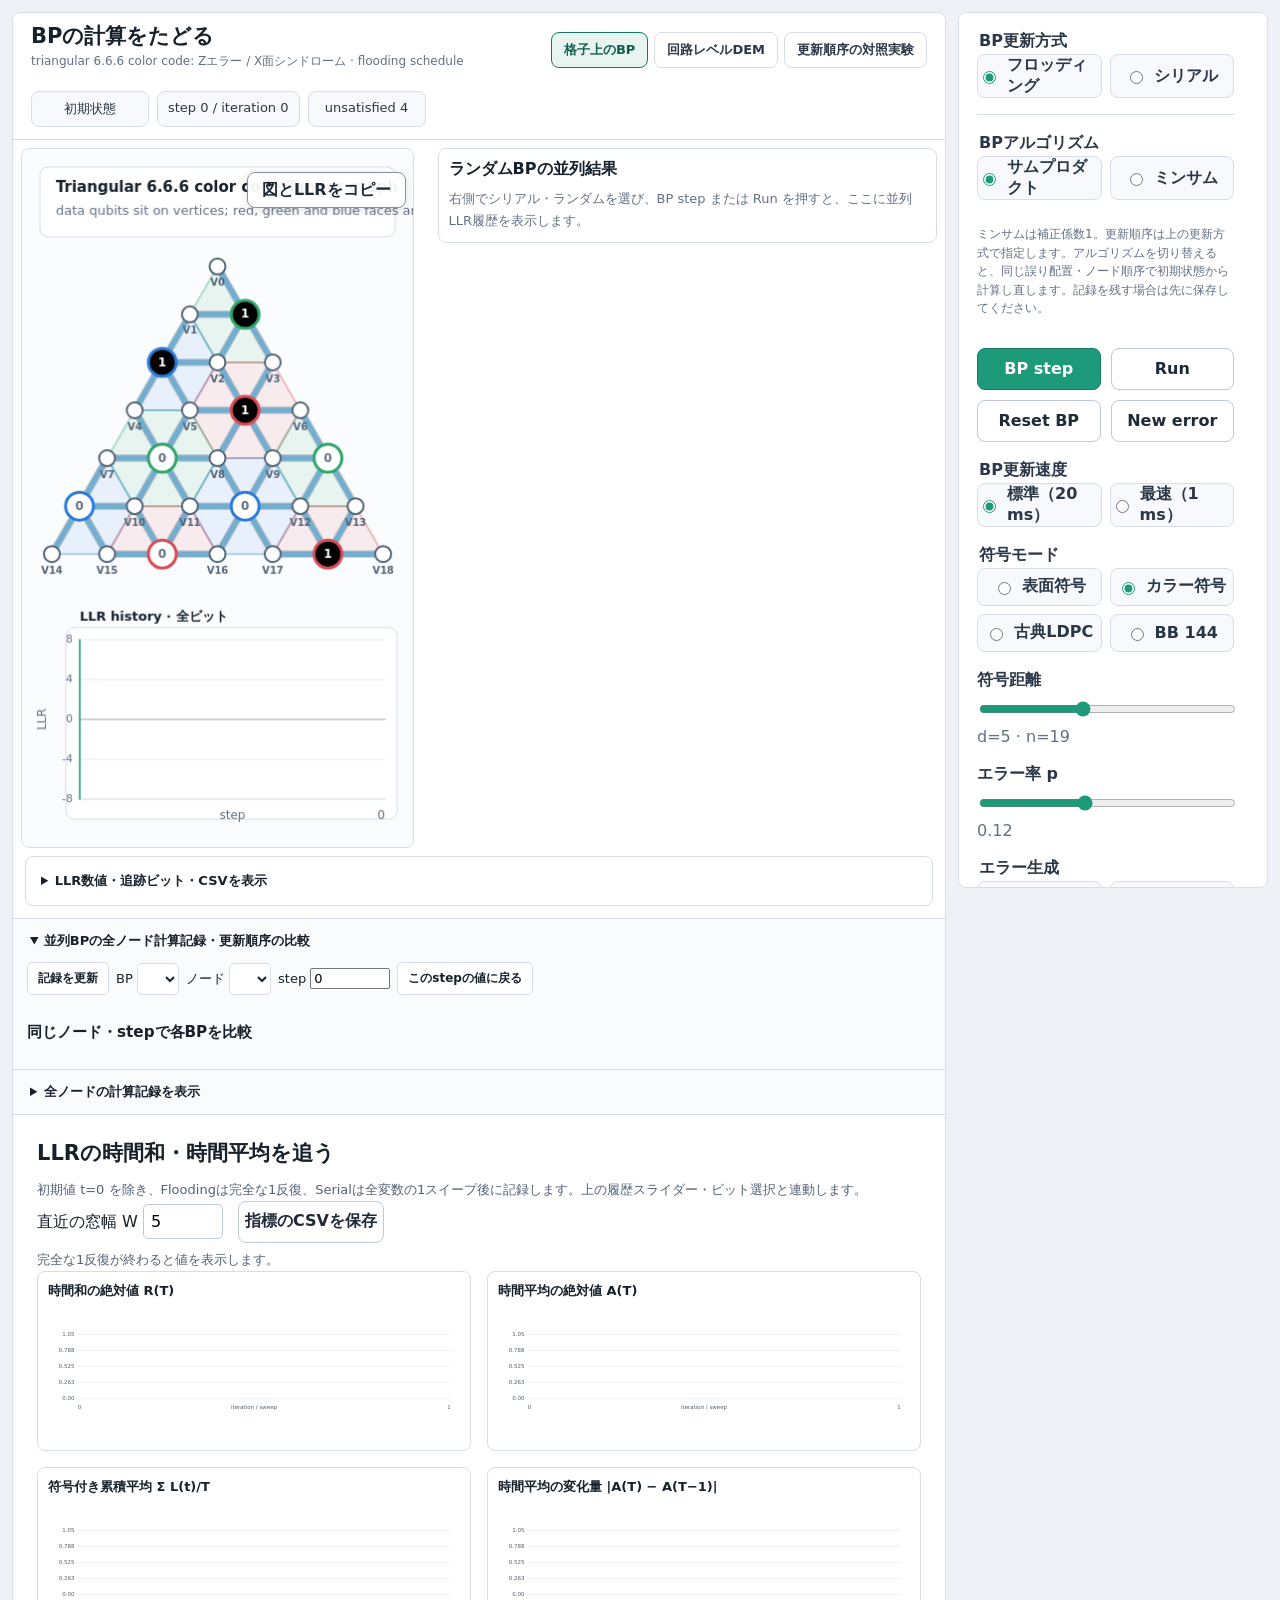
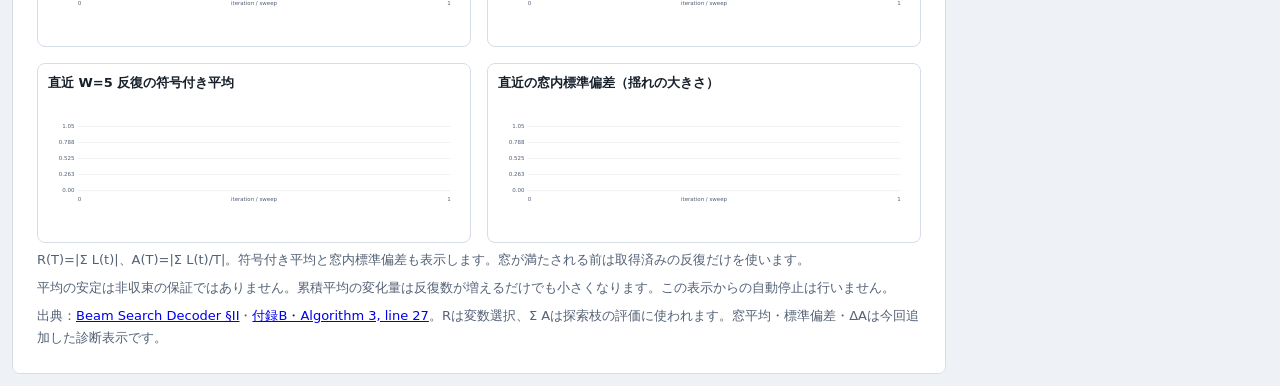
<file: index.html>
<!doctype html>
<html lang="ja">
  <head>
    <meta charset="utf-8" />
    <meta name="viewport" content="width=device-width, initial-scale=1" />
    <title>BPの計算をたどる</title>
    <link rel="stylesheet" href="styles.css?v=large-20261025" /><link rel="stylesheet" href="trace.css?v=layout-20261029" />
  <link rel="stylesheet" href="metrics.css?v=20261112" />
    <link rel="stylesheet" href="ensemble.css?v=matrix-20261113" />
  <link rel="stylesheet" href="llr-values.css?v=20261113" />
    <link rel="stylesheet" href="overview.css?v=scroll-20261113" />
  </head>
  <body>
    <main class="app">
      <section class="workspace" aria-label="BP visualizer">
        <header class="topbar">
          <div>
            <h1>BPの計算をたどる</h1>
            <p id="modeDescription">Zエラー / Xシンドロームの belief propagation</p>
          </div>

          <nav class="pageNav" aria-label="visualizer pages"><a class="active" href="index.html">格子上のBP</a><a href="circuit-level.html">回路レベルDEM</a><a href="order-experiment.html">更新順序の対照実験</a></nav>
          <div class="stats" aria-live="polite">
            <span id="phaseLabel">初期状態</span>
            <span id="iterationLabel">iteration 0</span>
            <span id="unsatLabel">unsatisfied 0</span>
          </div>
        </header>

        <div class="overview">
        <div class="canvasShell">
          <canvas id="bpCanvas" width="1100" height="820"></canvas>
          <button id="copyImageButton" class="copyImageButton" type="button">図とLLRをコピー</button>
        </div>

        <section id="ensembleResults" aria-label="ランダムBPの並列結果" hidden>
          <h2>ランダムBPの並列結果</h2>
          <p id="ensembleSummary"></p>
          <p>BP stepで全BPを1スイープずつ更新できます。Runで自動更新します。各BPのLLR履歴を同時表示します。横軸・縦軸とビットの色は全グラフで共通です。</p>
          <label><input id="ensembleEarlyStop" type="checkbox" /> シンドローム一致で早期終了する（次の実行から適用）</label>
          <div class="ensembleHistoryControls">
            <button id="ensembleSaveAll" type="button">全BPの全計算記録を保存</button>
            <button id="ensembleHistoryRun" type="button">Run / 再開</button>
            <button id="ensembleHistoryStop" type="button">Stop / 一時停止</button>
            <button id="ensembleHistoryStep" type="button">BP step</button>
            <label>強調するビット <select id="ensembleFocusBit"><option value="">全ビット</option></select></label>
          </div>
          <div id="ensembleCharts" class="ensembleHistoryGrid"></div>
          <p>シンドローム一致は論理訂正の成功を保証しません。各BPは別Workerで実行し、実際のCPU同時実行数は端末に依存します。各BPのLLR履歴は保存しますが、各BPの全メッセージ計算記録も保存します。</p>
          <details class="ensembleExtra"><summary>各BPの実行結果・更新順序・保存</summary><div class="ensembleTableWrap"><table><thead><tr><th>BP</th><th>状態</th><th>反復数</th><th>未充足数</th><th>詳細</th></tr></thead><tbody id="ensembleRows"></tbody></table></div></details>
        </section>

        </div>

        <section class="traceTracking" aria-label="LLR追跡" style="padding:12px;border:1px solid #d6dde7;border-radius:8px;background:#fff">
          <details><summary>LLR数値・追跡ビット・CSVを表示</summary>

          <div style="display:flex;gap:12px;align-items:center;flex-wrap:wrap">
            <label for="llrBit">追跡ビット</label>
            <select id="llrBit" aria-label="追跡ビット"><option value="">全ビット</option></select>
            <button id="llrExportAll" type="button">全ビットのCSV</button>
            <button id="llrExportSelected" type="button" disabled>選択ビットのCSV</button>
          </div>
          <label for="llrCursor" style="display:block;margin-top:12px">数値を見るステップ</label>
          <input id="llrCursor" type="range" min="0" max="0" value="0" step="1" style="width:100%">
          <output id="llrValue" style="display:block;font-variant-numeric:tabular-nums;overflow-wrap:anywhere"></output>
          <div class="llrValuesWrap" tabindex="0" aria-label="選択stepのLLR値一覧">
            <table class="llrValuesTable">
              <caption id="llrValueCaption">step 0 の事後LLR</caption>
              <thead><tr><th scope="col">量子ビット / 変数</th><th scope="col">LLR</th><th scope="col">ハード判定</th></tr></thead>
              <tbody id="llrValueRows"></tbody>
            </table>
          </div>
          <p style="font-size:13px;color:#637083;margin-bottom:0">図のビットをShift＋クリックしても選択できます。グラフ・CSVは初期状態からの事後LLRを記録します。リセット・誤り変更・符号変更で履歴は新しくなります。CSVの数値は表示用に丸めません。</p>
                  </details>
</section>

        <section class="tracePanel ensembleInspector">
          <details open><summary>並列BPの全ノード計算記録・更新順序の比較</summary>
            <div class="traceToolbar">
              <button id="parallelInspectRefresh" type="button">記録を更新</button>
              <label>BP <select id="parallelInspectBP"></select></label>
              <label>ノード <select id="parallelInspectNode"></select></label>
              <label>step <input id="parallelInspectStep" type="number" min="0" value="0" style="width:80px"></label>
              <button id="parallelInspectSnapshot" type="button">このstepの値に戻る</button>
            </div>
            <p id="parallelInspectOrder" class="traceHelp"></p>
            <div class="traceColumns"><div id="parallelInspectValues"></div><div id="parallelInspectEvent"></div></div>
            <h3>同じノード・stepで各BPを比較</h3><div id="parallelInspectCompare" style="overflow:auto"></div>
          </details>
        </section>
        <section class="tracePanel" aria-label="全ノードの計算記録" tabindex="0">
          <details><summary>全ノードの計算記録を表示</summary>

          <div class="traceHeading"><div><h2>全ノードの計算記録</h2><p id="tracePrior"></p></div><span id="traceCount"></span></div>
          <div class="traceToolbar">
            <label>調べるノード <select id="traceNode" aria-label="調べるノード"></select></label>
            <button id="traceShowAll" type="button">LLRを全ビット表示に戻す</button>
            <button id="traceBack" type="button">参照元から戻る</button>
            <button id="traceHome" type="button">この時刻の値へ戻る</button>
            <button id="traceExport" type="button">全記録を保存</button>
            <label class="fileButton">記録を開く<input type="file" id="traceImport" accept=".json" /></label>
          </div>
          <p class="traceHelp">ノードを選ぶと、LLRヒストリーもそのビットに絞られます。「LLRを全ビット表示に戻す」で絞り込みだけ解除できます。計算記録は消えません。ノードをShift＋クリックすると選択できます。数値の参照先を押すと、その値を作った更新へ遡ります。記録は計算上の依存関係を示します。</p>
          <div id="traceImportStatus" role="status"></div>
          <div class="traceColumns"><div id="traceSnapshot"></div><div id="traceDetail"></div></div>
                  </details>
</section>
      </section>

      <aside class="panel" aria-label="controls">

        <fieldset class="boundaryGroup scheduleGroup">
          <legend>BP更新方式</legend>
          <label>
            <input type="radio" name="scheduleMode" value="flooding" checked />
            <span>フロッディング</span>
          </label>
          <label>
            <input type="radio" name="scheduleMode" value="serial" />
            <span>シリアル</span>
          </label>
        </fieldset>

        <fieldset class="boundaryGroup">
          <legend>BPアルゴリズム</legend>
          <label><input type="radio" name="algorithmMode" value="sum-product" checked /><span>サムプロダクト</span></label>
          <label><input type="radio" name="algorithmMode" value="min-sum" /><span>ミンサム</span></label>
        </fieldset>
        <p class="traceHelp">ミンサムは補正係数1。更新順序は上の更新方式で指定します。アルゴリズムを切り替えると、同じ誤り配置・ノード順序で初期状態から計算し直します。記録を残す場合は先に保存してください。</p>

        <div id="serialOrderGroup" class="serialOrderGroup" hidden>
          <fieldset class="boundaryGroup">
            <legend>シリアル更新順序</legend>
            <label>
              <input type="radio" name="serialOrderMode" value="forward" checked />
              <span>昇順</span>
            </label>
            <label>
              <input type="radio" name="serialOrderMode" value="reverse" />
              <span>降順</span>
            </label>
            <label>
              <input type="radio" name="serialOrderMode" value="random" />
              <span>ランダム</span>
            </label>
          </fieldset>
          <div class="orderDisplay">
            <span>実際の更新順序</span>
            <output id="serialOrderValue">v0 → v1 → ...</output>
            <button id="reshuffleOrderButton" type="button" hidden>ランダム順序を再生成</button>
          </div>
          <div id="ensembleSettings" hidden>
            <div class="ensembleInputs">
              <label>並列数<input id="ensembleCount" type="number" min="1" max="32" step="1" value="4" /></label>
              <label>最大反復数<input id="ensembleIterations" type="number" min="1" max="500" step="1" value="50" /></label>
            </div>
            <div class="buttonGrid">
              <button id="ensembleStart" type="button">ランダムBPを並列Run</button>
              <button id="ensembleStop" type="button" disabled>並列実行を停止</button>
            </div>
            <p class="controlNote">開始時の符号・誤り・p・dampingを全BPで共有し、それぞれ異なる固定ランダム順序で初期状態から実行します。1反復＝全変数の1スイープです。</p>
            <div id="ensembleStatus" role="status"></div>
            <a href="#ensembleResults">並列結果を見る</a>
          </div>
        </div>

        <div class="buttonGrid">
          <button id="stepButton" class="primary" type="button">BP step</button>
          <button id="runButton" type="button">Run</button>
          <button id="resetButton" type="button">Reset BP</button>
          <button id="newButton" type="button">New error</button>
        </div>

        <fieldset class="boundaryGroup updateSpeedGroup">
          <legend>BP更新速度</legend>
          <label>
            <input type="radio" name="updateSpeed" value="20" checked />
            <span>標準（20 ms）</span>
          </label>
          <label>
            <input type="radio" name="updateSpeed" value="1" />
            <span>最速（1 ms）</span>
          </label>
        </fieldset>

        <fieldset class="boundaryGroup">
          <legend>符号モード</legend>
          <label>
            <input type="radio" name="codeMode" value="surface" />
            <span>表面符号</span>
          </label>
          <label>
            <input type="radio" name="codeMode" value="color" checked />
            <span>カラー符号</span>
          </label>
          <label>
            <input type="radio" name="codeMode" value="ldpc" />
            <span>古典LDPC</span>
          </label>
          <label>
            <input type="radio" name="codeMode" value="bb144" />
            <span>BB 144</span>
          </label>
        </fieldset>

        <div class="controlGroup">
          <label id="sizeLabel" for="distance">格子サイズ</label>
          <input id="distance" type="range" min="3" max="8" value="5" />
          <output id="distanceValue">5 x 5</output>
        </div>

        <div class="controlGroup">
          <label for="errorRate">エラー率 p</label>
          <input id="errorRate" type="range" min="1" max="28" value="12" />
          <output id="errorRateValue">0.12</output>
        </div>

        <fieldset class="boundaryGroup errorGenerationGroup">
          <legend>エラー生成</legend>
          <label>
            <input type="radio" name="errorGenerationMode" value="probability" checked />
            <span>確率 p</span>
          </label>
          <label>
            <input type="radio" name="errorGenerationMode" value="bounded" />
            <span>訂正保証内</span>
          </label>
        </fieldset>

        <div id="boundedErrorGroup" class="boundedErrorGroup" hidden>
          <div class="controlGroup">
            <label for="exactErrorCount">生成するデータ誤り数</label>
            <output id="exactErrorCountValue">2</output>
            <input id="exactErrorCount" type="range" min="0" max="2" value="2" />
          </div>
          <p id="correctionLimitNote" class="controlNote">d=5 の訂正保証数は t=2</p>
          <button id="samplePatternsButton" type="button">1,000パターン集計</button>
          <div id="sampleSummary" class="sampleSummary" aria-live="polite" hidden></div>
        </div>

        <div class="controlGroup">
          <label for="damping">damping</label>
          <input id="damping" type="range" min="0" max="90" value="25" />
          <output id="dampingValue">0.25</output>
        </div>

        <fieldset id="boundaryGroup" class="boundaryGroup">
          <legend>逃げられる境界</legend>
          <label>
            <input type="radio" name="boundaryMode" value="vertical" checked />
            <span>左右</span>
          </label>
          <label>
            <input type="radio" name="boundaryMode" value="horizontal" />
            <span>上下</span>
          </label>
        </fieldset>

        <label class="toggle">
          <input id="truthToggle" type="checkbox" />
          <span>隠れたエラーを表示</span>
        </label>

        <div class="legend">
          <div><span class="swatch red"></span>エラーらしい</div>
          <div><span class="swatch neutral"></span>不確か</div>
          <div><span class="swatch blue"></span>エラーなしらしい</div>
          <div><span class="dot dark"></span>syndrome = 1</div>
          <div><span class="dot pale"></span>syndrome = 0</div>
          <div id="colorLegend" class="colorLegend" hidden>
            <span class="dot colorCheck redCheck"></span>
            <span class="dot colorCheck greenCheck"></span>
            <span class="dot colorCheck blueCheck"></span>
            3色の面チェック
          </div>
        </div>

        <div class="meter">
          <div>
            <span>推定エラー数</span>
            <strong id="estimateCount">0</strong>
          </div>
          <div>
            <span>真のエラー数</span>
            <strong id="truthCount">0</strong>
          </div>
          <div>
            <span>syndrome一致</span>
            <strong id="matchLabel">0%</strong>
          </div>
        </div>
      </aside>
    </main>

    <script src="trace.js?v=algorithm-20261025"></script><script src="app.js?v=line-select-20261116"></script>
  <script src="metrics.js?v=20261112"></script>
    <script src="ensemble.js?v=line-select-20261116"></script>
    <script src="parallel-inspector.js?v=line-select-20261116"></script>
  </body>
</html>
</file>
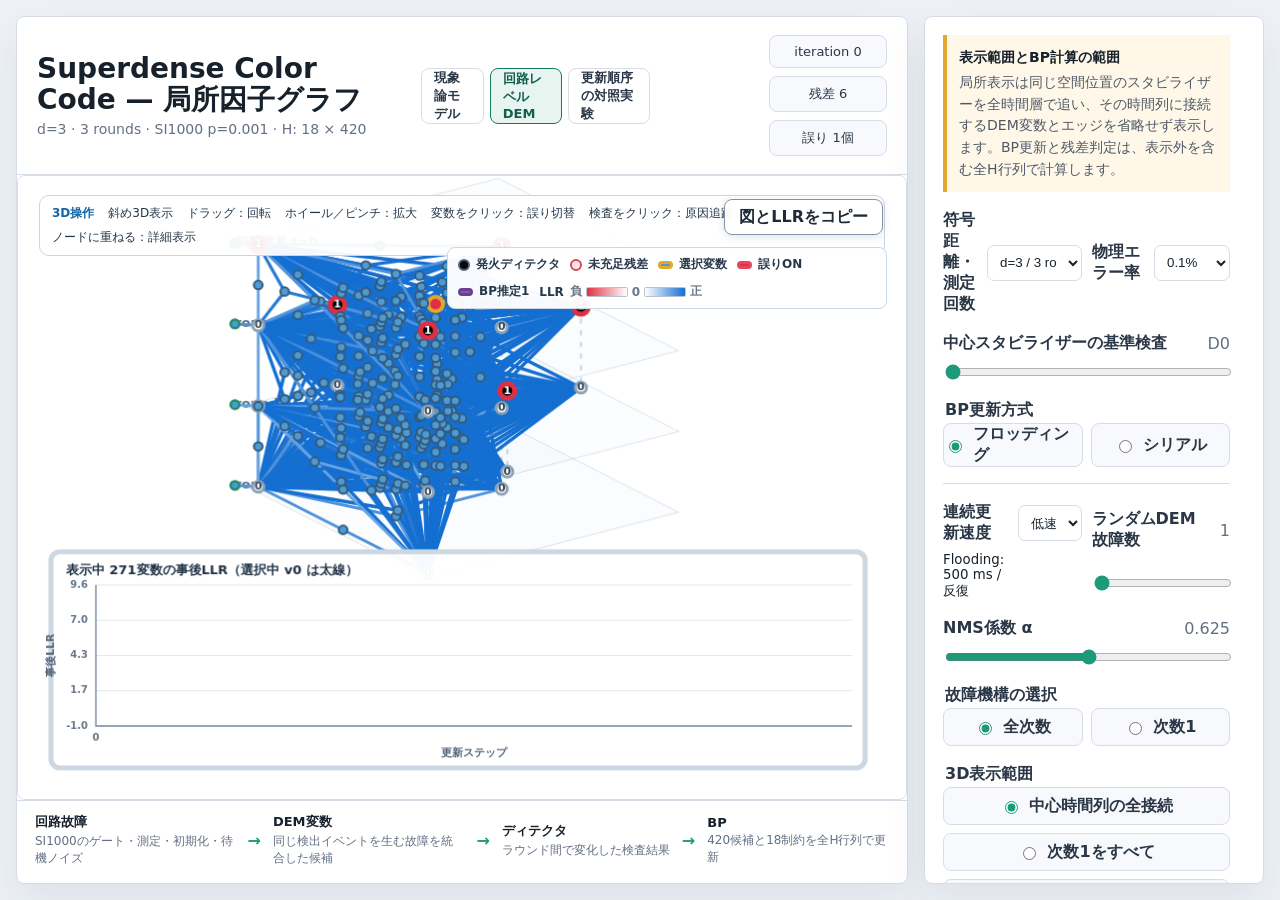
<file: circuit-level.html>
<!doctype html>
<html lang="ja">
  <head>
    <meta charset="utf-8" />
    <meta name="viewport" content="width=device-width, initial-scale=1" />
    <title>d=3 回路レベルDEM / BP Visualizer</title>
    <link rel="stylesheet" href="styles.css?v=20260914-2" />
    <link rel="stylesheet" href="circuit-level.css?v=20260914-7" />
  </head>
  <body>
    <main class="app circuitApp">
      <section class="workspace" aria-label="circuit-level DEM visualizer">
        <header class="topbar">
          <div>
            <h1>Superdense Color Code — 局所因子グラフ</h1>
            <p id="modelSummary">d=3 · 3 rounds · SI1000 p=0.001 · H: 18 × 420</p>
          </div>
          <nav class="pageNav" aria-label="visualizer pages">
            <a href="index.html">現象論モデル</a>
            <a class="active" href="circuit-level.html">回路レベルDEM</a>
            <a href="order-experiment.html">更新順序の対照実験</a>
          </nav>
          <div class="stats" aria-live="polite">
            <span id="demIteration">iteration 0</span>
            <span id="demUnsat">残差 0</span>
            <span id="demStatus">初期状態</span>
          </div>
        </header>

        <div class="demCanvasShell">
          <canvas id="demCanvas" width="1120" height="760"></canvas>
          <button id="copyDemImage" class="copyImageButton" type="button">図とLLRをコピー</button>
          <div id="nodeTooltip" class="nodeTooltip" role="tooltip"></div>
          <div class="sceneGuide">
            <strong>3D操作</strong>
            <span id="viewModeLabel">斜め3D表示</span>
            <span>ドラッグ：回転</span>
            <span>ホイール／ピンチ：拡大</span>
            <span>変数をクリック：誤り切替</span>
            <span>検査をクリック：原因追跡</span>
            <span>ノードに重ねる：詳細表示</span>
          </div>
          <div class="canvasKey">
            <span><i class="keyDetector fired"></i>発火ディテクタ</span>
            <span><i class="keyDetector residual"></i>未充足残差</span>
            <span><i class="keyVariable"></i>選択変数</span>
            <span><i class="keyVariable error"></i>誤りON</span>
            <span><i class="keyVariable estimate"></i>BP推定1</span>
            <span class="llrLegend"><b>LLR</b><em>負</em><i></i><em>0</em><i></i><em>正</em></span>
          </div>
        </div>

        <section class="explanationStrip" aria-label="model explanation">
          <div><strong>回路故障</strong><span>SI1000のゲート・測定・初期化・待機ノイズ</span></div>
          <b>→</b>
          <div><strong>DEM変数</strong><span>同じ検出イベントを生む故障を統合した候補</span></div>
          <b>→</b>
          <div><strong>ディテクタ</strong><span>ラウンド間で変化した検査結果</span></div>
          <b>→</b>
          <div><strong>BP</strong><span id="bpScopeDescription">全候補と全制約のメッセージ更新</span></div>
        </section>
      </section>

      <aside class="panel" aria-label="controls">
        <div class="modelNotice">
          <strong>表示範囲とBP計算の範囲</strong>
          <p>局所表示は同じ空間位置のスタビライザーを全時間層で追い、その時間列に接続するDEM変数とエッジを省略せず表示します。BP更新と残差判定は、表示外を含む全H行列で計算します。</p>
        </div>

        <div class="twoControls">
          <div class="controlGroup">
            <label for="codeDistance">符号距離・測定回数</label>
            <select id="codeDistance">
              <option value="3">d=3 / 3 rounds</option>
              <option value="5">d=5 / 5 rounds</option>
              <option value="7">d=7 / 7 rounds</option>
            </select>
          </div>
          <div class="controlGroup">
            <label for="physicalErrorRate">物理エラー率</label>
            <select id="physicalErrorRate">
              <option value="0.0001">0.01%</option>
              <option value="0.0005">0.05%</option>
              <option value="0.001" selected>0.1%</option>
              <option value="0.002">0.2%</option>
              <option value="0.005">0.5%</option>
            </select>
          </div>
        </div>

        <div class="controlGroup">
          <label for="focusDetector">中心スタビライザーの基準検査</label>
          <output id="focusDetectorValue">D0</output>
          <input id="focusDetector" type="range" min="0" max="17" value="0" />
        </div>

        <fieldset class="boundaryGroup scheduleGroup">
          <legend>BP更新方式</legend>
          <label><input type="radio" name="demSchedule" value="flooding" checked /><span>フロッディング</span></label>
          <label><input type="radio" name="demSchedule" value="serial" /><span>シリアル</span></label>
        </fieldset>

        <div class="twoControls">
          <div class="controlGroup">
            <label for="runSpeed">連続更新速度</label>
            <select id="runSpeed">
              <option value="slow">低速</option>
              <option value="fast">高速</option>
            </select>
            <small id="speedDescription">Flooding: 500 ms / 反復</small>
          </div>
          <div class="controlGroup">
            <label for="randomErrorCount">ランダムDEM故障数</label>
            <output id="randomErrorCountValue">1</output>
            <input id="randomErrorCount" type="range" min="1" max="5" value="1" />
          </div>
        </div>

        <div class="controlGroup">
          <label for="demAlpha">NMS係数 α</label>
          <output id="demAlphaValue">0.625</output>
          <input id="demAlpha" type="range" min="250" max="1000" value="625" step="25" />
        </div>

        <fieldset class="boundaryGroup">
          <legend>故障機構の選択</legend>
          <label><input type="radio" name="degreeFilter" value="all" checked /><span>全次数</span></label>
          <label><input type="radio" name="degreeFilter" value="1" /><span>次数1</span></label>
        </fieldset>

        <fieldset class="boundaryGroup sceneGroup">
          <legend>3D表示範囲</legend>
          <label><input type="radio" name="sceneFilter" value="local" checked /><span>中心時間列の全接続</span></label>
          <label><input type="radio" name="sceneFilter" value="degree1" /><span>次数1をすべて</span></label>
          <label><input type="radio" name="sceneFilter" value="all" /><span id="allVariablesLabel">全変数</span></label>
        </fieldset>

        <fieldset class="boundaryGroup inspectionRadiusGroup">
          <legend>残差から展開する半径</legend>
          <label><input type="radio" name="inspectionRadius" value="1" /><span>1：隣接変数</span></label>
          <label><input type="radio" name="inspectionRadius" value="2" checked /><span>2：周辺検査</span></label>
          <label><input type="radio" name="inspectionRadius" value="3" /><span>3：競合変数</span></label>
        </fieldset>

        <section class="inspectionCard" aria-live="polite">
          <strong id="inspectionTitle">検査ノードをクリックして原因追跡</strong>
          <p id="inspectionSummary">赤枠の未充足検査をクリックすると、その検査から半径2の構造を表示します。</p>
          <button id="clearInspection" type="button" disabled>中心時間列の表示へ戻す</button>
        </section>

        <div class="controlGroup">
          <label for="mechanismIndex">DEM変数</label>
          <output id="mechanismIndexValue">v0</output>
          <input id="mechanismIndex" type="range" min="0" max="419" value="0" />
        </div>

        <div class="buttonGrid">
          <button id="randomMechanism" type="button">ランダム誤り生成</button>
          <button id="nextDegreeOne" type="button">次の次数1</button>
          <button id="demStep" class="primary" type="button">BP 1反復</button>
          <button id="demRun" type="button">連続更新を開始</button>
          <button id="demReset" type="button">BPを初期化</button>
          <button id="clearErrors" type="button">誤りをすべて解除</button>
          <button id="topView" class="primary" type="button">真上から見る</button>
          <button id="resetView" type="button">斜め3Dに戻す</button>
        </div>

        <section class="mechanismCard" aria-live="polite">
          <div><span>選択した変数</span><strong id="selectedVariable">v0</strong></div>
          <div><span>誤り状態</span><strong id="selectedErrorState">OFF</strong></div>
          <div><span>変数次数</span><strong id="selectedDegree">-</strong></div>
          <div><span>発火ディテクタ</span><strong id="selectedDetectors">-</strong></div>
          <div><span>統合確率</span><strong id="selectedProbability">-</strong></div>
          <div><span>事前LLR</span><strong id="selectedPrior">-</strong></div>
          <div><span>事後LLR</span><strong id="selectedPosterior">-</strong></div>
          <div><span>論理観測量</span><strong id="selectedObservable">-</strong></div>
        </section>

        <section class="contributionCard" aria-live="polite">
          <div class="matrixHeading"><strong>選択変数の事後LLR分解</strong><span id="contributionTotal">-</span></div>
          <div id="selectedContributions" class="contributionList"></div>
        </section>

        <section class="matrixPreview" aria-label="parity check matrix preview">
          <div class="matrixHeading"><strong>局所パリティ検査行列 H</strong><span id="matrixScope">行=検査、列=DEM変数</span></div>
          <div id="matrixTable" class="matrixTable"></div>
        </section>

        <p id="dataProvenance" class="dataProvenance">Chromobius/ClorcoのSuperdense回路へSI1000を適用し、Stim DEMを非分解・重複統合して生成しています。</p>
      </aside>
    </main>

    <script src="circuit-level.js?v=20260914-7"></script>
  </body>
</html>
</file>
<file: styles.css>
:root {
  color-scheme: light;
  --ink: #17212b;
  --muted: #637083;
  --line: #d6dde7;
  --panel: #f7f9fc;
  --paper: #ffffff;
  --red: #d94b55;
  --blue: #2b7bd8;
  --gold: #e0a82e;
  --green: #1d9a7a;
}

* {
  box-sizing: border-box;
}

body {
  margin: 0;
  height: 100vh;
  overflow: hidden;
  background: #eef2f7;
  color: var(--ink);
  font-family:
    Inter, ui-sans-serif, system-ui, -apple-system, BlinkMacSystemFont, "Segoe UI",
    sans-serif;
}

button,
input {
  font: inherit;
}

.app {
  display: grid;
  grid-template-columns: minmax(0, 1fr) 320px;
  gap: 16px;
  height: 100vh;
  min-height: 0;
  padding: 16px;
}

.workspace,
.panel {
  background: var(--paper);
  border: 1px solid var(--line);
  border-radius: 8px;
  box-shadow: 0 18px 45px rgba(26, 37, 55, 0.08);
}

.workspace {
  display: grid;
  grid-template-rows: auto minmax(0, 1fr);
  overflow: hidden;
  min-height: 0;
}

.topbar {
  display: flex;
  align-items: center;
  justify-content: space-between;
  gap: 16px;
  padding: 18px 20px;
  border-bottom: 1px solid var(--line);
}

.pageNav {
  display: flex;
  gap: 6px;
  margin-left: auto;
}

.pageNav a {
  min-height: 36px;
  display: inline-flex;
  align-items: center;
  padding: 0 12px;
  border: 1px solid var(--line);
  border-radius: 8px;
  color: #2b3746;
  font-size: 13px;
  font-weight: 800;
  text-decoration: none;
}

.pageNav a.active,
.pageNav a:hover {
  border-color: #167b62;
  background: #e7f4f0;
  color: #125f4d;
}

h1 {
  margin: 0;
  font-size: 28px;
  line-height: 1.1;
  letter-spacing: 0;
}

p {
  margin: 6px 0 0;
  color: var(--muted);
  font-size: 14px;
}

.stats {
  display: flex;
  flex-wrap: wrap;
  justify-content: flex-end;
  gap: 8px;
}

.stats span,
.legend div,
.meter div {
  border: 1px solid var(--line);
  border-radius: 8px;
  background: var(--panel);
}

.stats span {
  min-width: 118px;
  padding: 8px 10px;
  text-align: center;
  font-size: 13px;
  color: #2b3746;
}

.canvasShell {
  position: relative;
  min-height: 0;
  padding: 12px;
}

.copyImageButton {
  position: absolute;
  z-index: 2;
  top: 24px;
  right: 24px;
  min-height: 36px;
  padding: 0 14px;
  border-color: #8392a6;
  background: rgba(255, 255, 255, 0.94);
  box-shadow: 0 2px 8px rgba(23, 33, 43, 0.12);
}

canvas {
  display: block;
  width: 100%;
  height: 100%;
  min-height: 560px;
  border: 1px solid var(--line);
  border-radius: 8px;
  background: #fbfcfe;
  cursor: pointer;
}

.panel {
  display: flex;
  flex-direction: column;
  gap: 18px;
  padding: 18px;
  min-height: 0;
  overflow-x: hidden;
  overflow-y: auto;
  overscroll-behavior: contain;
  scrollbar-gutter: stable;
}

.controlGroup {
  display: grid;
  grid-template-columns: 1fr auto;
  gap: 8px 12px;
  align-items: center;
}

.controlGroup label {
  color: #2b3746;
  font-weight: 700;
}

.boundaryGroup {
  display: grid;
  grid-template-columns: repeat(auto-fit, minmax(92px, 1fr));
  gap: 8px;
  margin: 0;
  padding: 0;
  border: 0;
}

.boundaryGroup[hidden],
.colorLegend[hidden] {
  display: none;
}

.boundaryGroup legend {
  grid-column: 1 / -1;
  margin-bottom: 2px;
  color: #2b3746;
  font-weight: 700;
}

.boundaryGroup label {
  display: flex;
  align-items: center;
  justify-content: center;
  gap: 8px;
  min-height: 38px;
  border: 1px solid var(--line);
  border-radius: 8px;
  background: var(--panel);
  color: #2b3746;
  font-weight: 800;
}

.boundaryGroup input {
  accent-color: var(--green);
}

.scheduleGroup {
  padding-bottom: 16px;
  border-bottom: 1px solid var(--line);
}

.serialOrderGroup {
  display: grid;
  gap: 10px;
  padding-bottom: 16px;
  border-bottom: 1px solid var(--line);
}

.serialOrderGroup[hidden] {
  display: none;
}

.serialOrderGroup .boundaryGroup {
  grid-template-columns: repeat(3, 1fr);
}

.updateSpeedGroup {
  grid-template-columns: repeat(2, 1fr);
}

.errorGenerationGroup {
  grid-template-columns: repeat(2, 1fr);
}

.boundedErrorGroup {
  display: grid;
  gap: 10px;
  padding: 12px;
  border: 1px solid var(--line);
  border-radius: 8px;
  background: var(--panel);
}

.boundedErrorGroup[hidden] {
  display: none;
}

.controlNote {
  margin: 0;
  font-size: 13px;
  line-height: 1.55;
}

.sampleSummary {
  padding: 10px;
  border-left: 3px solid var(--green);
  background: #ffffff;
  color: #2b3746;
  font-size: 13px;
  line-height: 1.55;
}

.orderDisplay {
  display: grid;
  gap: 6px;
  color: #2b3746;
  font-size: 13px;
  font-weight: 700;
}

.orderDisplay output {
  display: block;
  max-height: 82px;
  overflow: auto;
  padding: 9px 10px;
  border: 1px solid var(--line);
  border-radius: 8px;
  background: var(--panel);
  color: var(--muted);
  font-size: 12px;
  font-weight: 500;
  line-height: 1.55;
  overflow-wrap: anywhere;
}

.orderDisplay button {
  min-height: 36px;
}

.orderDisplay button[hidden] {
  display: none;
}

output {
  color: var(--muted);
  font-variant-numeric: tabular-nums;
}

input[type="range"] {
  grid-column: 1 / -1;
  width: 100%;
  accent-color: var(--green);
}

.buttonGrid {
  display: grid;
  grid-template-columns: 1fr 1fr;
  gap: 10px;
}

button {
  min-height: 42px;
  border: 1px solid #bfc9d6;
  border-radius: 8px;
  background: #ffffff;
  color: #1f2a37;
  font-weight: 800;
  cursor: pointer;
}

button:hover {
  border-color: #8392a6;
  background: #f5f8fb;
}

button.primary {
  border-color: #167b62;
  background: #1d9a7a;
  color: white;
}

.toggle {
  display: flex;
  gap: 10px;
  align-items: center;
  color: #2b3746;
  font-weight: 700;
}

.toggle input {
  width: 18px;
  height: 18px;
  accent-color: var(--gold);
}

.legend {
  display: grid;
  gap: 8px;
}

.legend div {
  display: flex;
  align-items: center;
  gap: 10px;
  min-height: 36px;
  padding: 8px 10px;
  color: #2b3746;
  font-size: 13px;
}

.swatch {
  width: 28px;
  height: 12px;
  border-radius: 8px;
  border: 1px solid rgba(0, 0, 0, 0.12);
}

.swatch.red {
  background: #ca0020;
}

.swatch.neutral {
  background: #f7f7f7;
}

.swatch.blue {
  background: #0571b0;
}

.dot {
  width: 15px;
  height: 15px;
  border-radius: 50%;
  border: 2px solid #24303d;
}

.dot.dark {
  background: #24303d;
}

.dot.pale {
  background: #ffffff;
}

.dot.colorCheck {
  width: 12px;
  height: 12px;
}

.redCheck {
  border-color: #d94b55;
}

.greenCheck {
  border-color: #2fa66c;
}

.blueCheck {
  border-color: #2b7bd8;
}

.meter {
  display: grid;
  gap: 8px;
  margin-top: auto;
}

.meter div {
  display: flex;
  justify-content: space-between;
  align-items: center;
  min-height: 42px;
  padding: 9px 10px;
}

.meter span {
  color: var(--muted);
  font-size: 13px;
}

.meter strong {
  font-size: 18px;
  font-variant-numeric: tabular-nums;
}

@media (max-width: 1080px) {
  body {
    height: auto;
    min-height: 100vh;
    overflow: auto;
  }

  .app {
    grid-template-columns: 1fr;
    height: auto;
    min-height: 100vh;
  }

  .panel {
    order: -1;
    max-height: none;
    overflow: visible;
  }

  .topbar {
    align-items: flex-start;
    flex-direction: column;
  }

  .pageNav {
    margin-left: 0;
  }

  .stats {
    justify-content: flex-start;
  }

  canvas {
    min-height: 480px;
  }
}
</file>
<file: trace.css>
.app {grid-template-columns:minmax(0,1fr) 310px;gap:12px;padding:12px}
.workspace,.panel{box-shadow:none}
.workspace{grid-template-rows:auto minmax(320px,1fr) minmax(270px,.85fr)}
h1{font-size:21px}.topbar{padding:12px 18px}.topbar p{margin:5px 0;font-size:12px}
.tracePanel{border-top:1px solid var(--line);overflow:auto;padding:14px 18px;background:#fafbfc;font-size:13px}
.traceHeading{display:flex;justify-content:space-between;gap:12px;align-items:center}
.traceHeading h2{font-size:17px;margin:0}.traceHeading p{margin:5px 0;color:var(--muted)}
#traceCount{font-variant-numeric:tabular-nums;color:var(--muted);white-space:nowrap}
.traceToolbar{display:flex;flex-wrap:wrap;align-items:center;gap:7px;margin:9px 0}
.traceToolbar button,.traceToolbar select,.fileButton{padding:7px 10px;font-size:12px;min-height:32px;border:1px solid var(--line);border-radius:5px;background:white;color:var(--ink)}
.fileButton{cursor:pointer}.fileButton input{display:none}
.traceHelp,.traceSub{color:var(--muted);font-size:12px;line-height:1.55}.traceHelp{margin:7px 0 12px}
.traceColumns{display:grid;grid-template-columns:minmax(180px,.7fr) minmax(270px,1.3fr);gap:22px}
.traceColumns h3{margin:0 0 8px;font-size:14px}.traceColumns h4{margin:15px 0 6px;font-size:12px}
.traceRef{display:block;text-align:left;width:100%;background:white;border:1px solid var(--line);border-radius:4px;padding:7px 9px;margin:5px 0;font-size:12px;cursor:pointer;overflow-wrap:anywhere}
.traceRef:hover{border-color:#755099;background:#f5f0fa}.traceRef strong{margin-left:8px;font-variant-numeric:tabular-nums}.traceRef small{display:block;color:var(--muted);margin-top:3px}
.traceEventTitle{display:flex;justify-content:space-between;gap:8px}.traceEventTitle strong{color:#704497;font-size:17px;font-variant-numeric:tabular-nums}
.traceFormula{font-family:ui-monospace,monospace;background:#eef2f6;padding:10px;line-height:1.6;overflow-wrap:anywhere}
.traceTerm{margin:2px 0 10px 10px;color:var(--muted);font-family:ui-monospace,monospace;font-size:11px}
#traceImportStatus{color:#704497;margin-bottom:8px}
@media(max-width:1080px){.app{grid-template-columns:1fr}.panel{order:0;max-height:420px;overflow:auto}.workspace{min-height:900px;grid-template-rows:auto 480px auto}.traceColumns{grid-template-columns:1fr 1.3fr}}
@media(max-width:600px){.traceColumns{grid-template-columns:1fr}.traceHeading{display:block}}
canvas{min-height:0}
@media(max-width:1080px){.workspace{align-content:start;grid-template-rows:max-content 480px max-content;min-height:0}.topbar{justify-content:flex-start}.tracePanel{max-height:650px}.app{align-content:start}.panel{min-height:300px}}

/* Keep the graph readable; let the document grow below it. */
body{height:auto;min-height:100vh;overflow:auto}
.app{height:auto;min-height:100vh;align-items:start}
.workspace{display:flex;flex-direction:column;min-width:0;overflow:hidden}
.canvasShell{flex:none;overflow:auto}
canvas{height:1000px;min-height:1000px;max-width:none}
.panel{position:sticky;top:12px;max-height:calc(100vh - 24px)}
.tracePanel{overflow:visible;max-height:none}
.topbar{flex-wrap:wrap}
@media(max-width:1080px){.workspace{min-height:0}.panel{position:static;max-height:none}.tracePanel{max-height:none}}

/* History controls belong with the inspector; scroll the record independently. */
.traceTracking{margin:0 12px 12px;flex:none}
.workspace .tracePanel{height:clamp(360px,70vh,760px);max-height:760px;min-height:0;overflow:auto;overscroll-behavior:contain;scrollbar-gutter:stable;flex:none;resize:vertical}
.tracePanel:focus-visible{outline:2px solid var(--green);outline-offset:-2px}
</file>
<file: metrics.css>
.temporalMetrics {padding:24px; background:white; border-top:1px solid #d6dde7;}
.temporalMetrics h2 {font-size:21px; margin:0 0 12px;}
.temporalMetrics p {font-size:13px; line-height:1.7; color:#536176; overflow-wrap:anywhere;}
.metricsActions {display:flex; flex-wrap:wrap; gap:15px; align-items:center;}
.metricsActions input {width:80px; padding:7px; border:1px solid #bbc8d7; border-radius:5px;}
#metricsCharts {display:grid; grid-template-columns:repeat(2,minmax(0,1fr)); gap:16px;}
#metricsCharts figure {margin:0; padding:10px; border:1px solid #d6dde7; border-radius:8px; min-width:0;}
#metricsCharts figcaption {font-size:13px; font-weight:600;}
#metricsCharts svg {display:block; width:100%; min-height:140px;}
#metricsCharts text {font:12px system-ui; fill:#536176;}
@media(max-width:1000px) {#metricsCharts {grid-template-columns:1fr;}}
</file>
<file: ensemble.css>
#ensembleSettings { display:grid; gap:10px; }
#ensembleSettings[hidden], #ensembleResults[hidden] { display:none; }
.ensembleInputs { display:grid; grid-template-columns:1fr 1fr; gap:10px; }
.ensembleInputs label { display:grid; gap:6px; font-size:13px; font-weight:700; }
.ensembleInputs input { width:100%; min-width:0; padding:8px; border:1px solid var(--line); border-radius:6px; }
#ensembleStatus { font-size:13px; color:var(--muted); overflow-wrap:anywhere; }
#ensembleResults { margin:12px; padding:16px; border:1px solid var(--line); border-radius:8px; }
#ensembleResults h2 { margin:0 0 8px; font-size:18px; }
#ensembleResults p { font-size:13px; line-height:1.5; }
.ensembleTableWrap { overflow-x:auto; }
#ensembleResults table { width:100%; border-collapse:collapse; font-size:13px; }
#ensembleResults th, #ensembleResults td { padding:10px 8px; text-align:left; border-bottom:1px solid var(--line); vertical-align:top; }
#ensembleResults details { min-width:150px; max-width:640px; }
#ensembleResults summary { cursor:pointer; }
#ensembleResults canvas { width:100%; height:auto; display:block; min-width:180px; }
.ensembleOrder { overflow-wrap:anywhere; max-width:600px; }

.ensembleHistoryGrid { display:grid; grid-template-columns:repeat(auto-fit,minmax(min(100%,360px),1fr)); gap:12px; }
.ensembleHistoryCard { min-width:0; border:1px solid var(--line); border-radius:6px; padding:10px; }
.ensembleHistoryCard h3 { font-size:14px; margin:0 0 8px; }

#ensembleCharts svg { display:block; width:100%; height:auto; aspect-ratio:640/200; min-height:0; max-height:none; }
#ensembleCharts { align-items:start; }

.ensembleHistoryControls { display:flex; gap:10px; align-items:center; flex-wrap:wrap; margin:12px 0; }
.ensembleHistoryControls button { padding:8px 14px; }
.ensembleFocusValue { overflow-wrap:anywhere; font-variant-numeric:tabular-nums; min-height:2em; }

.overview #ensembleResults .ensembleCardOrder { margin:8px 0 0; padding:7px; background:#f3f6fa; border-radius:4px; font-size:12px; line-height:1.7; overflow-wrap:anywhere; }

.ensembleOrderScroll { overflow-x:auto; }
.ensembleOrderMatrix { border-collapse:collapse; font-size:11px; width:max-content; }
.ensembleOrderMatrix th,.ensembleOrderMatrix td { padding:3px; white-space:nowrap; text-align:center; border-bottom:1px solid #dde3eb; }
.ensembleOrderMatrix button { padding:5px; min-width:34px; border:2px solid transparent; border-radius:4px; color:#233044; cursor:pointer; }
.ensembleOrderMatrix .orderSelected { border-color:#704497; font-weight:bold; }
.ensembleOrderMatrix .orderDim { opacity:.35; }
</file>
<file: llr-values.css>
.llrValuesWrap { margin-top:12px; max-height:300px; overflow:auto; border:1px solid var(--line); border-radius:6px; }
.llrValuesTable { width:100%; border-collapse:collapse; font-size:13px; font-variant-numeric:tabular-nums; }
.llrValuesTable caption { padding:10px; text-align:left; font-weight:700; background:var(--panel); }
.llrValuesTable th { position:sticky; top:0; background:var(--panel); }
.llrValuesTable th,.llrValuesTable td { padding:7px 12px; text-align:left; border-bottom:1px solid var(--line); }
.llrValuesTable td:nth-child(2) { font-family:ui-monospace,monospace; overflow-wrap:anywhere; }
.llrValuesTable tbody tr:last-child td { border-bottom:0; }
</file>
<file: overview.css>
.overview { display:grid; grid-template-columns:minmax(0,.9fr) minmax(0,1.1fr); gap:8px; align-items:start; padding:8px; }
.overview .canvasShell { min-width:0; margin:0; padding:0; overflow:hidden; }
.overview canvas { min-height:0; max-width:100%; }
.overview #ensembleResults { min-width:0; margin:0; padding:10px; max-height:none; overflow:visible; }
.overview #ensembleResults[hidden] { display:block; }
.overview #ensembleResults[hidden] > :not(h2) { display:none; }
.overview #ensembleResults[hidden]::after { content:'右側でシリアル・ランダムを選び、BP step または Run を押すと、ここに並列LLR履歴を表示します。'; display:block; font-size:13px; line-height:1.7; color:#637083; }
.overview #ensembleResults h2 { font-size:16px; }
.overview #ensembleResults p { margin:5px 0; font-size:11px; }
.overview .ensembleHistoryControls { gap:5px; margin:8px 0; }
.overview .ensembleHistoryControls button { padding:6px 8px; font-size:12px; }
.overview .ensembleHistoryGrid { grid-template-columns:repeat(2,minmax(0,1fr)); gap:6px; }
.overview .ensembleHistoryCard { padding:6px; }
.overview .ensembleHistoryCard h3 { font-size:12px; }
.overview #ensembleCharts svg { min-height:105px; }
.overview .ensembleFocusValue { font-size:11px; min-height:1.5em; }
.workspace .tracePanel { height:auto; max-height:none; min-height:0; resize:none; overflow:visible; overscroll-behavior:auto; scrollbar-gutter:auto; padding:10px 14px; }
.traceTracking > details > summary,.tracePanel > details > summary { cursor:pointer; font-size:13px; font-weight:700; padding:3px; }
.ensembleExtra { font-size:12px; margin-top:10px; }
@media(max-width:800px){.overview{grid-template-columns:minmax(0,1fr)}.overview #ensembleResults{max-height:none}.overview .ensembleHistoryGrid{grid-template-columns:repeat(2,minmax(0,1fr))}}

/* Expanded records participate in the document scroll, without nested vertical panes. */
.workspace .llrValuesWrap { max-height:none; overflow:visible; }
.workspace .ensembleTableWrap { max-height:none; overflow:visible; }
</file>
<file: circuit-level.css>
.circuitApp {
  grid-template-columns: minmax(0, 1fr) 340px;
}

.circuitApp .workspace {
  grid-template-rows: auto minmax(0, 1fr) auto;
}

.demCanvasShell {
  position: relative;
  min-height: 0;
  padding: 0;
  overflow: hidden;
  background: #fff;
}

#demCanvas {
  min-height: 0;
  height: 100%;
  cursor: grab;
  touch-action: none;
}

#demCanvas.dragging {
  cursor: grabbing;
}

.sceneGuide {
  position: absolute;
  left: 22px;
  top: 20px;
  display: flex;
  flex-wrap: wrap;
  gap: 7px 14px;
  align-items: center;
  max-width: calc(100% - 44px);
  padding: 9px 12px;
  border: 1px solid #c8d6e4;
  border-radius: 10px;
  background: rgba(255, 255, 255, 0.94);
  color: #24364a;
  font-size: 12px;
  pointer-events: none;
}

.sceneGuide strong {
  color: #1267a8;
}

.canvasKey {
  position: absolute;
  top: 72px;
  right: 20px;
  display: flex;
  flex-wrap: wrap;
  gap: 10px;
  max-width: 440px;
  padding: 8px 10px;
  border: 1px solid var(--line);
  border-radius: 8px;
  border-color: #cad7e4;
  background: rgba(255, 255, 255, 0.96);
  color: #26384b;
  font-size: 12px;
  font-weight: 700;
}

.canvasKey span {
  display: inline-flex;
  gap: 6px;
  align-items: center;
}

.canvasKey i {
  display: inline-block;
}

.keyDetector {
  width: 12px;
  height: 12px;
  border: 2px solid #506176;
  border-radius: 50%;
  background: #fff;
}

.keyDetector.fired {
  background: #05070a;
}

.keyDetector.residual {
  border-color: #d94b55;
  background: #ffe5e7;
}

.keyVariable {
  width: 15px;
  height: 8px;
  border-radius: 8px;
  background: #4d9bd3;
  border: 3px solid #e0a82e;
}

.keyVariable.error {
  background: #e02f43;
  border-color: #e4475b;
  box-shadow: none;
}

.keyVariable.estimate {
  border-color: #69418f;
  background: #8a55b5;
}

.llrLegend { gap: 4px !important; }
.llrLegend b { margin-right: 2px; }
.llrLegend em { color: #6b7887; font-style: normal; font-weight: 600; }
.llrLegend i:nth-of-type(1) { width: 42px; height: 10px; border: 1px solid #b7c3ce; border-radius: 2px; background: linear-gradient(90deg, #e02f43, #fff); }
.llrLegend i:nth-of-type(2) { width: 42px; height: 10px; border: 1px solid #b7c3ce; border-radius: 2px; background: linear-gradient(90deg, #fff, #146fd1); }

.sceneGroup {
  grid-template-columns: 1fr;
}

.inspectionRadiusGroup {
  grid-template-columns: repeat(3, minmax(0, 1fr));
}

.inspectionCard,
.contributionCard {
  display: grid;
  gap: 8px;
  padding: 11px;
  border: 1px solid var(--line);
  border-radius: 8px;
  background: #f7f9fc;
}

.inspectionCard p {
  margin: 0;
  font-size: 12px;
  line-height: 1.5;
}

.inspectionCard button {
  min-height: 34px;
}

.contributionList {
  display: grid;
  gap: 4px;
  max-height: 180px;
  overflow: auto;
  font: 11px/1.4 ui-monospace, SFMono-Regular, Menlo, monospace;
}

.contributionItem {
  display: grid;
  grid-template-columns: 1fr auto;
  gap: 10px;
  padding: 5px 7px;
  border-radius: 4px;
  background: #fff;
}

.contributionItem.negative { color: #bd2d42; }
.contributionItem.positive { color: #145fa9; }

.twoControls {
  display: grid;
  grid-template-columns: 1fr 1fr;
  gap: 10px;
}

.twoControls .controlGroup {
  margin: 0;
}

.controlGroup select {
  width: 100%;
  min-height: 36px;
  padding: 6px 8px;
  border: 1px solid var(--line);
  border-radius: 7px;
  background: #fff;
  color: #17212b;
}

.matrixPreview {
  display: grid;
  gap: 8px;
  padding: 11px;
  border: 1px solid var(--line);
  border-radius: 8px;
  background: #f7f9fc;
}

.matrixHeading {
  display: flex;
  justify-content: space-between;
  gap: 8px;
  align-items: baseline;
}

.matrixHeading strong { font-size: 13px; }
.matrixHeading span { color: var(--muted); font-size: 12px; }

.matrixTable {
  display: grid;
  gap: 2px;
  overflow: auto;
  max-height: 176px;
  font: 11px/1.2 ui-monospace, SFMono-Regular, Menlo, monospace;
}

.matrixRow {
  display: grid;
  grid-template-columns: 34px repeat(var(--matrix-cols), 18px);
  gap: 2px;
}

.matrixCell {
  display: grid;
  place-items: center;
  height: 18px;
  border-radius: 3px;
  background: #e6ebf1;
  color: #768394;
}

.matrixCell.one { background: #253c55; color: #fff; }
.matrixCell.selected { outline: 2px solid #e0a82e; outline-offset: -1px; }

.nodeTooltip {
  position: absolute;
  z-index: 4;
  display: none;
  max-width: 260px;
  padding: 9px 11px;
  border: 1px solid #b8c8d8;
  border-radius: 8px;
  background: rgba(255, 255, 255, 0.98);
  color: #17212b;
  font-size: 12px;
  line-height: 1.5;
  pointer-events: none;
}

.explanationStrip {
  display: grid;
  grid-template-columns: repeat(7, auto);
  align-items: center;
  justify-content: center;
  gap: 12px;
  padding: 12px 18px 16px;
  border-top: 1px solid var(--line);
}

.explanationStrip div {
  display: grid;
  gap: 2px;
  max-width: 210px;
}

.explanationStrip strong {
  font-size: 13px;
}

.explanationStrip span {
  color: var(--muted);
  font-size: 12px;
  line-height: 1.4;
}

.explanationStrip b {
  color: var(--green);
}

.modelNotice {
  padding: 12px;
  border-left: 4px solid var(--gold);
  background: #fff8e8;
}

.modelNotice strong {
  font-size: 14px;
}

.modelNotice p {
  margin-top: 5px;
  color: #4f5967;
  line-height: 1.55;
}

.mechanismCard {
  display: grid;
  gap: 7px;
  padding: 12px;
  border: 1px solid var(--line);
  border-radius: 8px;
  background: var(--panel);
}

.mechanismCard div {
  display: grid;
  grid-template-columns: 1fr auto;
  gap: 10px;
  align-items: baseline;
}

.mechanismCard span,
.dataProvenance {
  color: var(--muted);
  font-size: 12px;
}

.mechanismCard strong {
  max-width: 180px;
  overflow-wrap: anywhere;
  text-align: right;
  font-size: 13px;
}

.mechanismCard .errorOn {
  color: #d83f55;
}

.dataProvenance {
  margin: 0;
  line-height: 1.5;
}

@media (max-width: 1080px) {
  .circuitApp {
    grid-template-columns: 1fr;
  }

  #demCanvas {
    min-height: 720px;
  }

  .explanationStrip {
    grid-template-columns: 1fr;
  }

  .explanationStrip b {
    transform: rotate(90deg);
    justify-self: center;
  }
}
</file>
